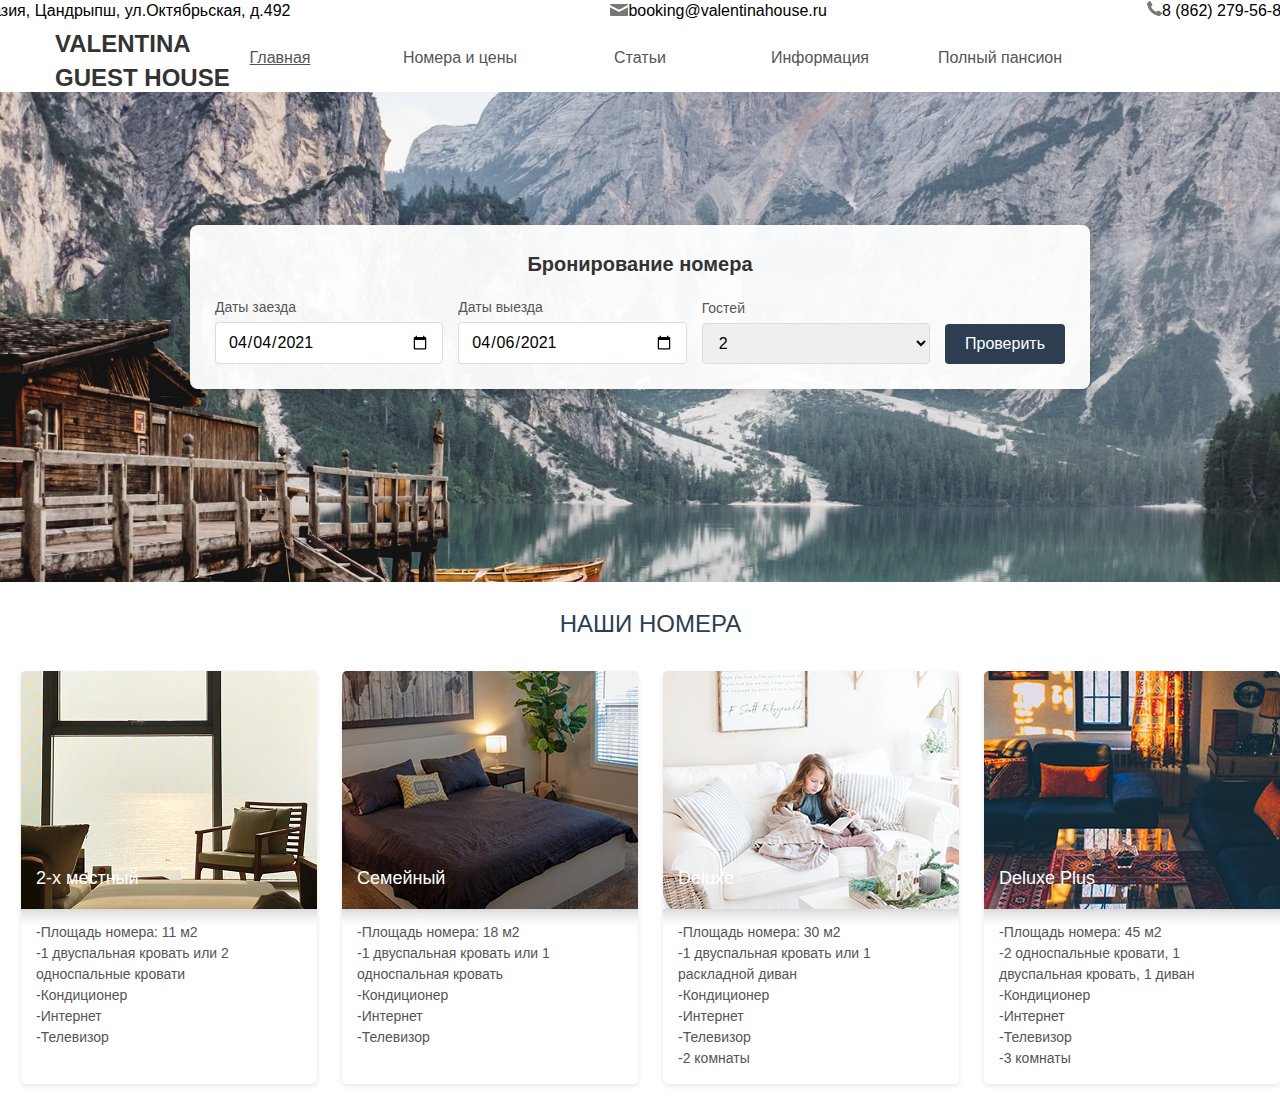
<file: index.html>
<!DOCTYPE html>
    <html lang="ru">
        <head>
            <meta charset="UTF-8">
            <meta name="viewport" content="width=device-width, initial-scale=1.0">
            <link rel="preconnect" href="https://fonts.googleapis.com">
            <link rel="preconnect" href="https://fonts.gstatic.com" crossorigin>
            <link href="https://fonts.googleapis.com/css2?family=Montserrat:ital,wght@0,100..900;1,100..900&display=swap" rel="stylesheet">
            <link rel="icon" href="images\photos\favicon-16x16.ico" type="image/x-icon">
            <link rel="stylesheet" href="/index.css">
            <title>Project</title>
        </head>
         <body>
            <!-- Секция с фоновым изображением и формой -->
                    <div class="top-info">
                        <div class="container">
                            <div class="top-info-content">
                                <div class="top-info">
                                    <div class="left-text"><img src="images\photos\iconhouse.png">Абхазия, Цандрыпш, ул.Октябрьская, д.492</div>
                                    <div class="center-text"><img src="images\photos\iconconvert.png">booking@valentinahouse.ru</div>
                                    <div class="right-text"><img src="images\photos\iconphone.png">8 (862) 279-56-89</div>
                                </div>
                            </div>
                        </div>
                    </div>
                    <section class="hero-section">
                        <div class="header">
                            <div class="container">
                                <div class="valentina"><h2>VALENTINA<br>GUEST HOUSE</h2></div>
                                <div class="center-content">
                                    <div class="info-line">
                                        <span class="info-item"><u>Главная</u></span>
                                        <span class="info-item">Номера и цены</span>
                                        <span class="info-item">Статьи</span>
                                        <span class="info-item">Информация</span>
                                        <span class="info-item">Полный пансион</span>
                                    </div>
                                </div>

                        </div>
                        <div class="container">
                            <div class="booking-form">
                                <h2 class="form-title">Бронирование номера</h2>
                                <div class="form-grid">
                                    <div class="form-group">
                                        <label for="checkin">Даты заезда</label>
                                        <input type="date" id="checkin" value="2021-04-04">
                                    </div>
                                    <div class="form-group">
                                        <label for="checkout">Даты выезда</label>
                                        <input type="date" id="checkout" value="2021-04-06">
                                    </div>
                                    <div class="form-group">
                                        <label for="guests">Гостей</label>
                                        <select id="guests">
                                            <option value="1">1</option>
                                            <option value="2" selected>2</option>
                                            <option value="3">3</option>
                                            <option value="4">4</option>
                                            <option value="5">5</option>
                                        </select>
                                    </div>
                                    <button class="check-btn">Проверить</button>
                                </div>
                            </div>
                        </div>
                    </section>
                    <!-- Секция с номерами -->
                    <section class="rooms-section">
                        <h2 class="section-title">НАШИ НОМЕРА</h2>
                        <div class="rooms-grid">
                        <!-- Номер 1 -->
                            <div class="room-card">
                                <div class="room-image">
                                    <img src="images\photos\tworoom.png" alt="2room">
                                </div>
                                <div class="room-content">
                                    <h3 class="room-title">2-х местный</h3>
                                    <p class="room-description">
                                        <br>-Площадь номера: 11 м2<br>-1 двуспальная кровать или 2 односпальные кровати<br>-Кондиционер<br>-Интернет<br>-Телевизор
                                    </p>
                                </div>
                            </div>
                            <!-- Номер 2 -->
                            <div class="room-card">
                                <div class="room-image">
                                    <img src="images\photos\family.png" alt="family">
                                </div>
                                <div class="room-content">
                                    <h3 class="room-title">Семейный</h3>
                                    <p class="room-description">
                                        <br>-Площадь номера: 18 м2<br>-1 двуспальная кровать или 1 односпальная кровать <br>-Кондиционер<br>-Интернет<br>-Телевизор
                                    </p>
                                </div>
                            </div>
                            <!-- Номер 3 -->
                            <div class="room-card">
                                <div class="room-image">
                                    <img src="images\photos\deluxe.png" alt="deluxe">
                                </div>
                                <div class="room-content">
                                    <h3 class="room-title">Deluxe</h3>
                                    <p class="room-description">
                                        <br>-Площадь номера: 30 м2<br>-1 двуспальная кровать или 1 раскладной диван<br>-Кондиционер<br>-Интернет<br>-Телевизор<br>-2 комнаты
                                    </p>
                                </div>
                            </div>
                            <!-- Номер 4 -->
                            <div class="room-card">
                                <div class="room-image">
                                    <img src="images\photos\deluxeplus.png" alt="deluxeplus">
                                </div>
                                <div class="room-content">
                                    <h3 class="room-title">Deluxe Plus</h3>
                                    <p class="room-description">
                                        <br>-Площадь номера: 45 м2<br>-2 односпальные кровати, 1 двуспальная кровать, 1 диван<br>-Кондиционер<br>-Интернет<br>-Телевизор<br>-3 комнаты
                                    </p>
                                </div>
                            </div>
                        </div>
                    </section>
                    <script src="/index.js">
                    </script>
                </body>
    </html>
</file>
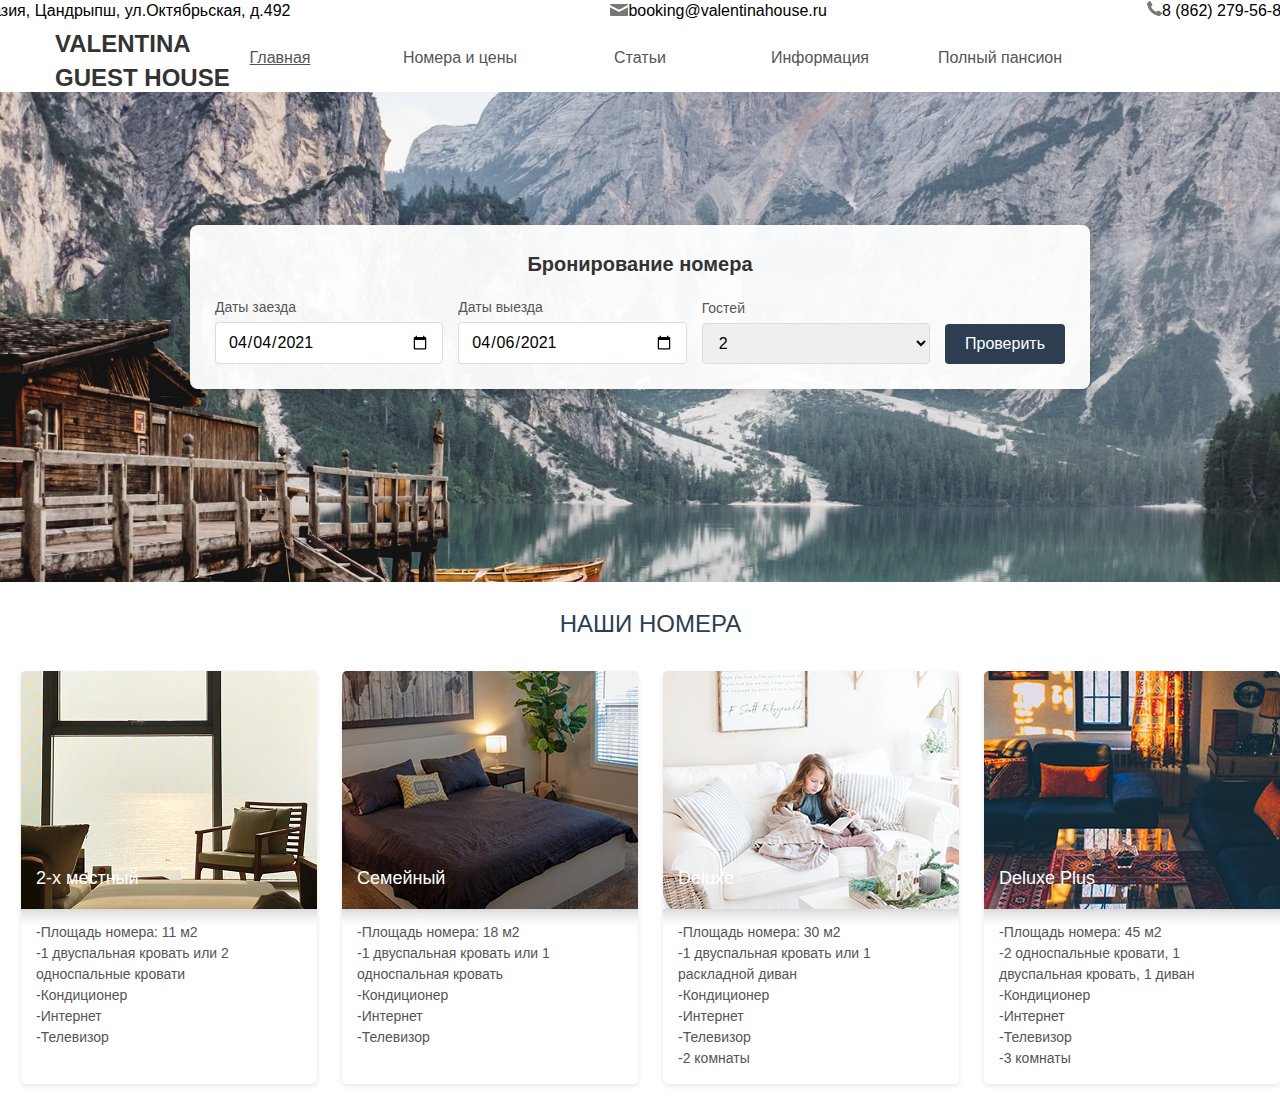
<file: project.html>
<!DOCTYPE html>
    <html lang="ru">
        <head>
            <meta charset="UTF-8">
            <meta name="viewport" content="width=device-width, initial-scale=1.0">
            <link rel="preconnect" href="https://fonts.googleapis.com">
            <link rel="preconnect" href="https://fonts.gstatic.com" crossorigin>
            <link href="https://fonts.googleapis.com/css2?family=Montserrat:ital,wght@0,100..900;1,100..900&display=swap" rel="stylesheet">
            <link rel="icon" href="images\photos\favicon-16x16.ico" type="image/x-icon">
            <link rel="stylesheet" href="/project.css">
            <title>Project</title>
        </head>
         <body>
            <!-- Секция с фоновым изображением и формой -->
                    <div class="top-info">
                        <div class="container">
                            <div class="top-info-content">
                                <div class="top-info">
                                    <div class="left-text"><img src="images\photos\iconhouse.png">Абхазия, Цандрыпш, ул.Октябрьская, д.492</div>
                                    <div class="center-text"><img src="images\photos\iconconvert.png">booking@valentinahouse.ru</div>
                                    <div class="right-text"><img src="images\photos\iconphone.png">8 (862) 279-56-89</div>
                                </div>
                            </div>
                        </div>
                    </div>
                    <section class="hero-section">
                        <div class="header">
                            <div class="container">
                                <div class="valentina"><h2>VALENTINA<br>GUEST HOUSE</h2></div>
                                <div class="center-content">
                                    <div class="info-line">
                                        <span class="info-item"><u>Главная</u></span>
                                        <span class="info-item">Номера и цены</span>
                                        <span class="info-item">Статьи</span>
                                        <span class="info-item">Информация</span>
                                        <span class="info-item">Полный пансион</span>
                                    </div>
                                </div>

                        </div>
                        <div class="container">
                            <div class="booking-form">
                                <h2 class="form-title">Бронирование номера</h2>
                                <div class="form-grid">
                                    <div class="form-group">
                                        <label for="checkin">Даты заезда</label>
                                        <input type="date" id="checkin" value="2021-04-04">
                                    </div>
                                    <div class="form-group">
                                        <label for="checkout">Даты выезда</label>
                                        <input type="date" id="checkout" value="2021-04-06">
                                    </div>
                                    <div class="form-group">
                                        <label for="guests">Гостей</label>
                                        <select id="guests">
                                            <option value="1">1</option>
                                            <option value="2" selected>2</option>
                                            <option value="3">3</option>
                                            <option value="4">4</option>
                                            <option value="5">5</option>
                                        </select>
                                    </div>
                                    <button class="check-btn">Проверить</button>
                                </div>
                            </div>
                        </div>
                    </section>
                    <!-- Секция с номерами -->
                    <section class="rooms-section">
                        <h2 class="section-title">НАШИ НОМЕРА</h2>
                        <div class="rooms-grid">
                        <!-- Номер 1 -->
                            <div class="room-card">
                                <div class="room-image">
                                    <img src="images\photos\tworoom.png" alt="2room">
                                </div>
                                <div class="room-content">
                                    <h3 class="room-title">2-х местный</h3>
                                    <p class="room-description">
                                        <br>-Площадь номера: 11 м2<br>-1 двуспальная кровать или 2 односпальные кровати<br>-Кондиционер<br>-Интернет<br>-Телевизор
                                    </p>
                                </div>
                            </div>
                            <!-- Номер 2 -->
                            <div class="room-card">
                                <div class="room-image">
                                    <img src="images\photos\family.png" alt="family">
                                </div>
                                <div class="room-content">
                                    <h3 class="room-title">Семейный</h3>
                                    <p class="room-description">
                                        <br>-Площадь номера: 18 м2<br>-1 двуспальная кровать или 1 односпальная кровать <br>-Кондиционер<br>-Интернет<br>-Телевизор
                                    </p>
                                </div>
                            </div>
                            <!-- Номер 3 -->
                            <div class="room-card">
                                <div class="room-image">
                                    <img src="images\photos\deluxe.png" alt="deluxe">
                                </div>
                                <div class="room-content">
                                    <h3 class="room-title">Deluxe</h3>
                                    <p class="room-description">
                                        <br>-Площадь номера: 30 м2<br>-1 двуспальная кровать или 1 раскладной диван<br>-Кондиционер<br>-Интернет<br>-Телевизор<br>-2 комнаты
                                    </p>
                                </div>
                            </div>
                            <!-- Номер 4 -->
                            <div class="room-card">
                                <div class="room-image">
                                    <img src="images\photos\deluxeplus.png" alt="deluxeplus">
                                </div>
                                <div class="room-content">
                                    <h3 class="room-title">Deluxe Plus</h3>
                                    <p class="room-description">
                                        <br>-Площадь номера: 45 м2<br>-2 односпальные кровати, 1 двуспальная кровать, 1 диван<br>-Кондиционер<br>-Интернет<br>-Телевизор<br>-3 комнаты
                                    </p>
                                </div>
                            </div>
                        </div>
                    </section>
                    <script src="/project.js">
                    </script>
                </body>
    </html>
</file>
<file: index.css>
* {
    margin: 0;
    padding: 0;
    box-sizing: border-box;
    font-family: Arial, sans-serif;
}

body {
    color: #333;
    line-height: 1.4;
}


/* Фоновая секция с изображением */
.hero-section {
    background-image: url("/images/background/Rectangle3.png");
    background-size: cover;
    background-position: center;
    background-repeat: no-repeat;
    min-height: 60vh;
    display: flex;
    flex-direction: column;

}


.top-info {
    background-color: #ffffff;
    color: rgb(0, 0, 0);
    padding: 10px 20px;
    display: flex;
    justify-content: space-between;
    align-items: center;
}


.left-text {
    text-align: left;
    margin-left: -690px;
    margin-top: -20px;
}


.center-text {
    text-align: center;
    margin-top: -20px;
}


.right-text {
    text-align: right;
    margin-right: -650px;
    margin-top: -20px;
}


.container {
    max-width: 1200px;
    margin: 0 auto;
    padding: 0 15px;
}


/* Шапка с названием */
.header {
    background-color: rgb(255, 255, 255);
    position: relative;
    height: 65px;
    opacity: 1.0;
    margin: -15px;
}


.valentina {
    position: absolute;
    left: 20px;
    top: 0;
    margin-left: 50px;
}


.valentina h1 {
    font-size: 48px;
    font-weight: bold;
    color: #2c3e50;
    margin: 0;
    white-space: nowrap;
}


.center-content {
    display: flex;
    flex-direction: column;
    align-items: center;
    width: 100%;
}


.info-line {
    display: flex;
    justify-content: center;
    align-items: center;
    gap: 30px;
    flex-wrap: wrap;
    margin-bottom: 20px;
    font-size: 16px;
    color: #555;
    padding-top: 10px;
}


.info-item {
    padding: 5px 0;
    position: relative;
    white-space: nowrap;
}


.guest-house {
    text-align: center;
}


.guest-house h1 {
    font-size: 32px;
    color: #2c3e50;
    margin: 0;
    font-weight: 600;
    text-transform: lowercase;
}


@media (max-width: 768px) {
    .header {
        min-height: auto;
        text-align: center;
    }


    .valentina {
        position: relative;
        left: auto;
        margin-bottom: 20px;
    }


    .valentina h1 {
        font-size: 36px;
    }


    .info-line {
        gap: 15px;
        font-size: 14px;
    }


    .guest-house h1 {
        font-size: 24px;
    }
}


/* Форма бронирования */
.booking-form {
    background-color: rgba(255, 255, 255, 0.95);
    border-radius: 8px;
    box-shadow: 0 2px 15px rgba(0, 0, 0, 0.2);
    padding: 25px;
    margin: 125px auto;
    width: 100%;
    max-width: 900px;
}


.form-title {
    font-size: 20px;
    margin-bottom: 20px;
    color: #333;
    text-align: center;
}


.form-grid {
    display: grid;
    grid-template-columns: 1fr 1fr 1fr auto;
    gap: 15px;
    align-items: end;
}


.form-group {
    display: flex;
    flex-direction: column;
}


label {
    font-size: 14px;
    margin-bottom: 5px;
    color: #555;
}


input,
select {
    padding: 10px 12px;
    border: 1px solid #ddd;
    border-radius: 4px;
    font-size: 16px;
}


.check-btn {
    background-color: #2c3e50;
    color: white;
    border: none;
    border-radius: 4px;
    padding: 10px 20px;
    font-size: 16px;
    cursor: pointer;
    transition: background-color 0.3s;
    height: 40px;
}


.check-btn:hover {
    background-color: #1a252f;
}


/* Основной контент */
.content-section {
    background-color: #f5f5f5;
    padding: 40px 0;
}


/* Информационная панель */
.info-panel {
    background-color: #fff;
    padding: 15px 0;
    margin: 20px 0;
    border-radius: 5px;
    box-shadow: 0 2px 5px rgba(0, 0, 0, 0.1);
}


.info-items {
    display: flex;
    justify-content: space-around;
    flex-wrap: wrap;
}


.info-item {
    text-align: center;
    padding: 10px;
    min-width: 150px;
}


.info-item h3 {
    font-size: 16px;
    font-weight: normal;
    margin-bottom: 5px;
    color: #2c3e50;
}


.info-item p {
    font-size: 14px;
    color: #7f8c8d;
}


/* Секция с номерами */
.rooms-section {
    margin: 25px 0;
    margin-left: 21px;
}


.section-title {
    font-size: 24px;
    text-align: center;
    margin-bottom: 30px;
    color: #2c3e50;
    font-weight: normal;
}


.rooms-grid {
    display: grid;
    grid-template-columns: repeat(auto-fill, minmax(280px, 1fr));
    gap: 25px;
}


.room-card {
    background: #fff;
    border-radius: 5px;
    overflow: hidden;
    box-shadow: 0 2px 5px rgba(0, 0, 0, 0.1);
}


.room-image {
    height: 180px;
    background-color: #e0e0e0;
    display: flex;
    align-items: center;
    justify-content: center;
    color: #888;
}


.room-content {
    padding: 15px;
}


.room-title {
    font-size: 18px;
    margin-bottom: 10px;
    color: #ffff;
    font-weight: normal;
}


.room-description {
    font-size: 14px;
    color: #555;
    line-height: 1.5;
}


/* Адаптивность */
@media (max-width: 768px) {
    .form-grid {
        grid-template-columns: 1fr;
        gap: 15px;
    }


    .check-btn {
        width: 100%;
    }


    .info-items {
        flex-direction: column;
        align-items: center;
    }


    .info-item {
        width: 100%;
        border-bottom: 1px solid #eee;
    }


    .info-item:last-child {
        border-bottom: none;
    }


    .rooms-grid {
        grid-template-columns: 1fr;
    }
}


@media (min-width: 769px) and (max-width: 1024px) {
    .form-grid {
        grid-template-columns: 1fr 1fr;
    }


    .check-btn {
        grid-column: span 2;
        justify-self: center;
        width: 200px;
    }
}
.new_style{

    background-color: #297bd2;
}
.body_style{
    background-color: rgba(0, 0, 0, 0.66);
    color:brown;
}
.newroom-section{
    display: none;
}
</file>
<file: project.css>
* {
    margin: 0;
    padding: 0;
    box-sizing: border-box;
    font-family: Arial, sans-serif;
}

body {
    color: #333;
    line-height: 1.4;
}


/* Фоновая секция с изображением */
.hero-section {
    background-image: url("/images/background/Rectangle3.png");
    background-size: cover;
    background-position: center;
    background-repeat: no-repeat;
    min-height: 60vh;
    display: flex;
    flex-direction: column;

}


.top-info {
    background-color: #ffffff;
    color: rgb(0, 0, 0);
    padding: 10px 20px;
    display: flex;
    justify-content: space-between;
    align-items: center;
}


.left-text {
    text-align: left;
    margin-left: -690px;
    margin-top: -20px;
}


.center-text {
    text-align: center;
    margin-top: -20px;
}


.right-text {
    text-align: right;
    margin-right: -650px;
    margin-top: -20px;
}


.container {
    max-width: 1200px;
    margin: 0 auto;
    padding: 0 15px;
}


/* Шапка с названием */
.header {
    background-color: rgb(255, 255, 255);
    position: relative;
    height: 65px;
    opacity: 1.0;
    margin: -15px;
}


.valentina {
    position: absolute;
    left: 20px;
    top: 0;
    margin-left: 50px;
}


.valentina h1 {
    font-size: 48px;
    font-weight: bold;
    color: #2c3e50;
    margin: 0;
    white-space: nowrap;
}


.center-content {
    display: flex;
    flex-direction: column;
    align-items: center;
    width: 100%;
}


.info-line {
    display: flex;
    justify-content: center;
    align-items: center;
    gap: 30px;
    flex-wrap: wrap;
    margin-bottom: 20px;
    font-size: 16px;
    color: #555;
    padding-top: 10px;
}


.info-item {
    padding: 5px 0;
    position: relative;
    white-space: nowrap;
}


.guest-house {
    text-align: center;
}


.guest-house h1 {
    font-size: 32px;
    color: #2c3e50;
    margin: 0;
    font-weight: 600;
    text-transform: lowercase;
}


@media (max-width: 768px) {
    .header {
        min-height: auto;
        text-align: center;
    }


    .valentina {
        position: relative;
        left: auto;
        margin-bottom: 20px;
    }


    .valentina h1 {
        font-size: 36px;
    }


    .info-line {
        gap: 15px;
        font-size: 14px;
    }


    .guest-house h1 {
        font-size: 24px;
    }
}


/* Форма бронирования */
.booking-form {
    background-color: rgba(255, 255, 255, 0.95);
    border-radius: 8px;
    box-shadow: 0 2px 15px rgba(0, 0, 0, 0.2);
    padding: 25px;
    margin: 125px auto;
    width: 100%;
    max-width: 900px;
}


.form-title {
    font-size: 20px;
    margin-bottom: 20px;
    color: #333;
    text-align: center;
}


.form-grid {
    display: grid;
    grid-template-columns: 1fr 1fr 1fr auto;
    gap: 15px;
    align-items: end;
}


.form-group {
    display: flex;
    flex-direction: column;
}


label {
    font-size: 14px;
    margin-bottom: 5px;
    color: #555;
}


input,
select {
    padding: 10px 12px;
    border: 1px solid #ddd;
    border-radius: 4px;
    font-size: 16px;
}


.check-btn {
    background-color: #2c3e50;
    color: white;
    border: none;
    border-radius: 4px;
    padding: 10px 20px;
    font-size: 16px;
    cursor: pointer;
    transition: background-color 0.3s;
    height: 40px;
}


.check-btn:hover {
    background-color: #1a252f;
}


/* Основной контент */
.content-section {
    background-color: #f5f5f5;
    padding: 40px 0;
}


/* Информационная панель */
.info-panel {
    background-color: #fff;
    padding: 15px 0;
    margin: 20px 0;
    border-radius: 5px;
    box-shadow: 0 2px 5px rgba(0, 0, 0, 0.1);
}


.info-items {
    display: flex;
    justify-content: space-around;
    flex-wrap: wrap;
}


.info-item {
    text-align: center;
    padding: 10px;
    min-width: 150px;
}


.info-item h3 {
    font-size: 16px;
    font-weight: normal;
    margin-bottom: 5px;
    color: #2c3e50;
}


.info-item p {
    font-size: 14px;
    color: #7f8c8d;
}


/* Секция с номерами */
.rooms-section {
    margin: 25px 0;
    margin-left: 21px;
}


.section-title {
    font-size: 24px;
    text-align: center;
    margin-bottom: 30px;
    color: #2c3e50;
    font-weight: normal;
}


.rooms-grid {
    display: grid;
    grid-template-columns: repeat(auto-fill, minmax(280px, 1fr));
    gap: 25px;
}


.room-card {
    background: #fff;
    border-radius: 5px;
    overflow: hidden;
    box-shadow: 0 2px 5px rgba(0, 0, 0, 0.1);
}


.room-image {
    height: 180px;
    background-color: #e0e0e0;
    display: flex;
    align-items: center;
    justify-content: center;
    color: #888;
}


.room-content {
    padding: 15px;
}


.room-title {
    font-size: 18px;
    margin-bottom: 10px;
    color: #ffff;
    font-weight: normal;
}


.room-description {
    font-size: 14px;
    color: #555;
    line-height: 1.5;
}


/* Адаптивность */
@media (max-width: 768px) {
    .form-grid {
        grid-template-columns: 1fr;
        gap: 15px;
    }


    .check-btn {
        width: 100%;
    }


    .info-items {
        flex-direction: column;
        align-items: center;
    }


    .info-item {
        width: 100%;
        border-bottom: 1px solid #eee;
    }


    .info-item:last-child {
        border-bottom: none;
    }


    .rooms-grid {
        grid-template-columns: 1fr;
    }
}


@media (min-width: 769px) and (max-width: 1024px) {
    .form-grid {
        grid-template-columns: 1fr 1fr;
    }


    .check-btn {
        grid-column: span 2;
        justify-self: center;
        width: 200px;
    }
}
.new_style{

    background-color: #297bd2;
}
.body_style{
    background-color: rgba(0, 0, 0, 0.66);
    color:brown;
}
.newroom-section{
    display: none;
}
</file>
